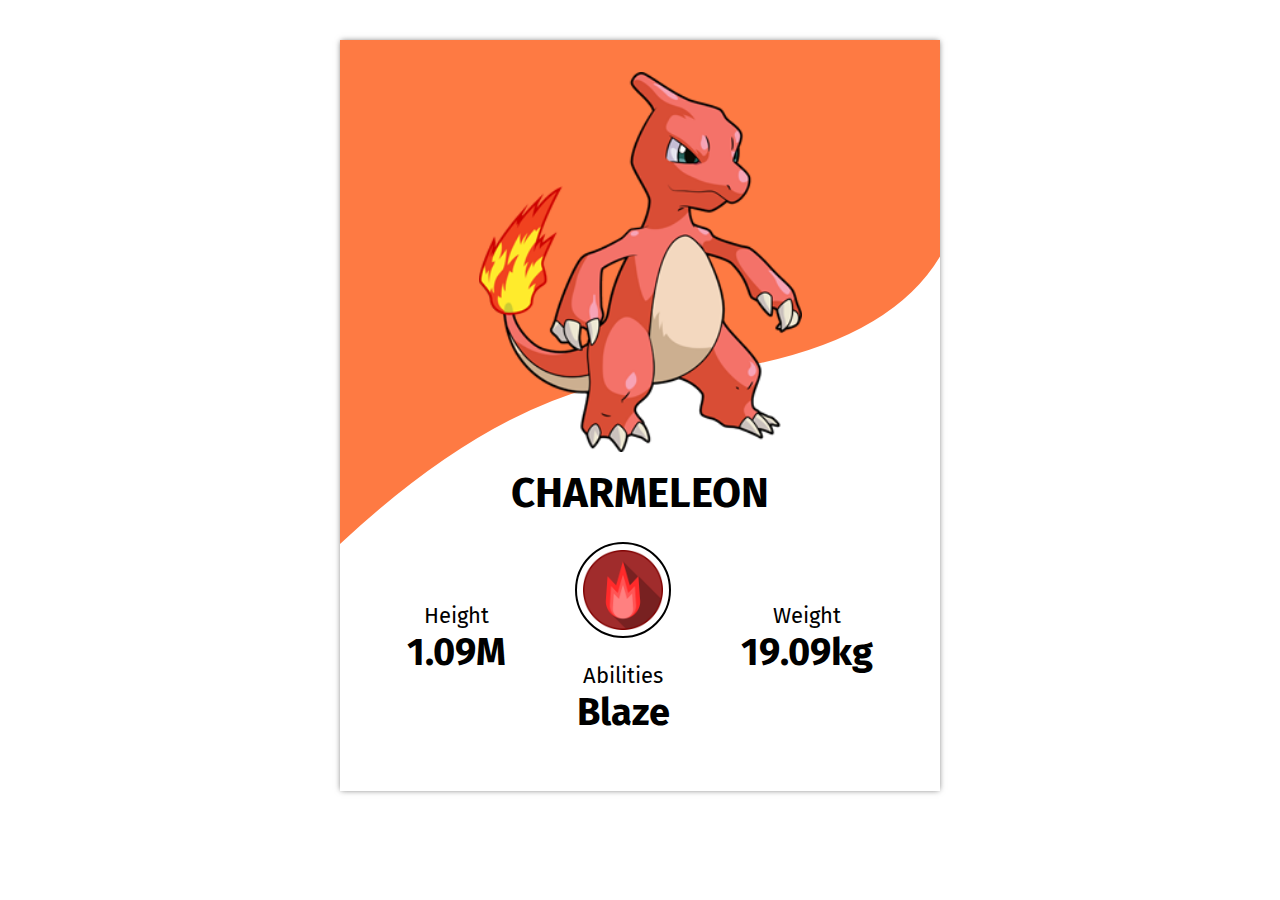
<file: pokemon-card/index.html>
<!DOCTYPE html>
  <head>
    <title>Pokemon</title>
    <link rel="stylesheet" href="./style.css">
    <link href="https://fonts.googleapis.com/css?family=Fira+Sans:400,700" rel="stylesheet">
  </head>
  <body>
    <div class="pokemon-card">
      <svg viewBox="0 0 500 500" preserveAspectRatio="xMinYMin meet">
        <path d="M 0 420 Q 150 280 280 280 Q 590 250 500 0 L 0 0" style="fill: #fe7a43;"></path>
      </svg>
      <div class="pokemon-card__header">
        <img src="./images/charmeleon.png" height="380" alt="charmeleon pokemon">
        <h1>charmeleon</h1>
      </div>
      <div class="pokemon-card__features">
        <div class="height feature">
          <p>Height</p>
          <h3>1.09M</h3>
        </div>
        <div class="main-feature">
          <div class="fire">
            <img src="./images/fire.png" alt="fire">
          </div>
          <div class="abilities feature">
            <p>Abilities</p>
            <h3>Blaze</h3>
          </div>
        </div>
        <div class="weight feature">
          <p>Weight</p>
          <h3>19.09kg</h3>
        </div>
      </div>
    </div>
  </body>
</html>
</file>
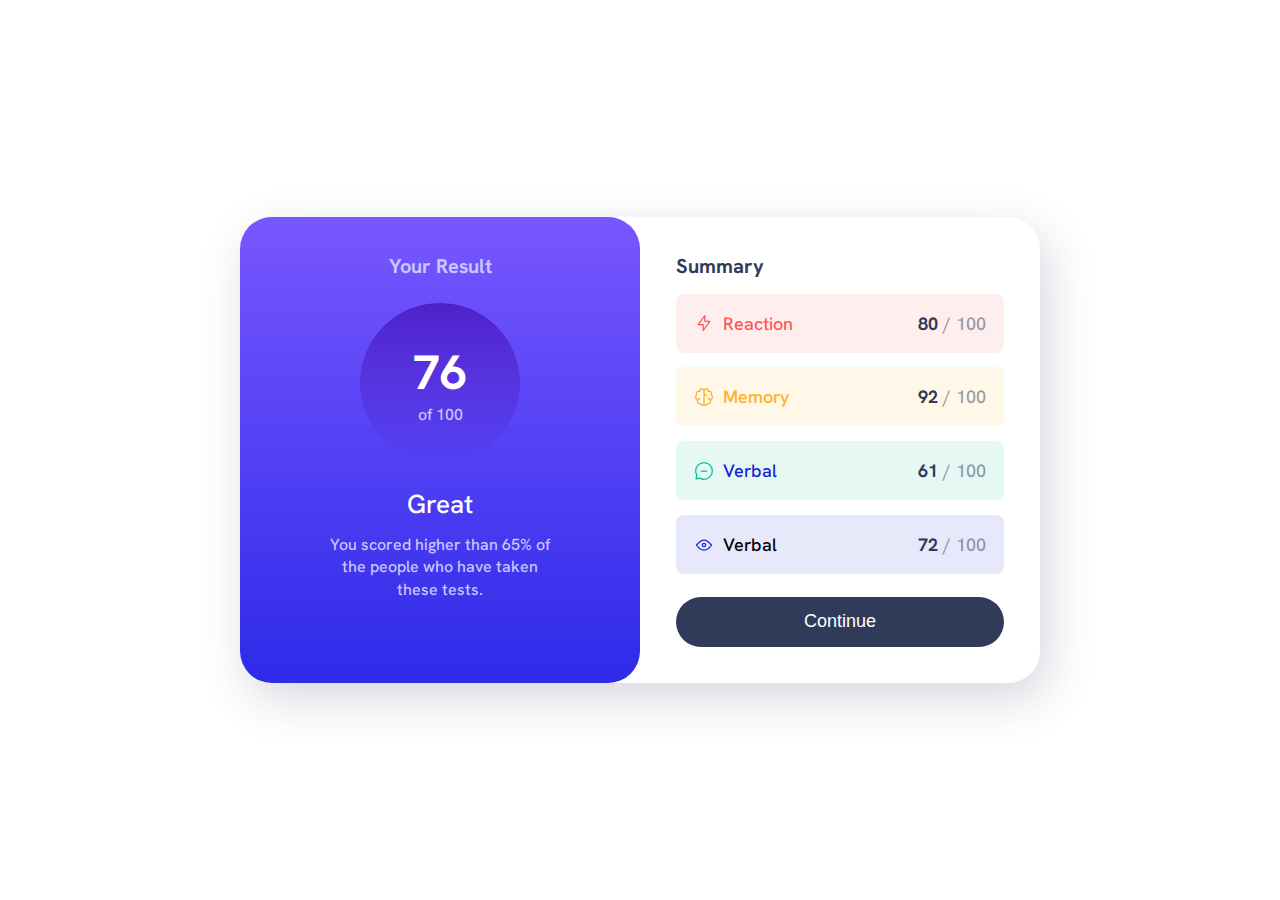
<file: results-summary-component/index.html>
<!DOCTYPE html>
<html lang="en">
  <head>
    <meta charset="UTF-8" />
    <meta http-equiv="X-UA-Compatible" content="IE=edge" />
    <meta name="viewport" content="width=device-width, initial-scale=1.0" />
    <title>Results Summary Component</title>
    <link rel="stylesheet" href="styles.css" />
  </head>
  <body>
    <main>
      <div class="results-summary">
        <div class="results">
          <h1 class="section-heading">Your Result</h1>
          <p class="score">
            <span> 76</span>
            of 100
          </p>
          <div class="remark">
            <p class="remark-comment">Great</h2>
            <p>
              You scored higher than 65% of the people who have taken these
              tests.
            </p>
          </div>
        </div>
        <div class="summary">
          <h2 class="section-heading">Summary</h1>
          <div class="summary-items">
              <div class="summary-item type-1">
                <div class="summary-icon">
                  <svg
                    xmlns="http://www.w3.org/2000/svg"
                    width="20"
                    height="20"
                    fill="none"
                    viewBox="0 0 20 20"
                  >
                    <path
                      stroke="#F55"
                      stroke-linecap="round"
                      stroke-linejoin="round"
                      stroke-width="1.25"
                      d="M10.833 8.333V2.5l-6.666 9.167h5V17.5l6.666-9.167h-5Z"
                    />
                  </svg>
                  <span>Reaction</span>
                </div>
                <p class="summary-score"><span>80</span> / 100</p>
              </div>
              <div class="summary-item type-2">
                <div class="summary-icon">
                  <svg
                    xmlns="http://www.w3.org/2000/svg"
                    width="20"
                    height="20"
                    fill="none"
                    viewBox="0 0 20 20"
                  >
                    <path
                      stroke="#FFB21E"
                      stroke-linecap="round"
                      stroke-linejoin="round"
                      stroke-width="1.25"
                      d="M5.833 11.667a2.5 2.5 0 1 0 .834 4.858"
                    />
                    <path
                      stroke="#FFB21E"
                      stroke-linecap="round"
                      stroke-linejoin="round"
                      stroke-width="1.25"
                      d="M3.553 13.004a3.333 3.333 0 0 1-.728-5.53m.025-.067a2.083 2.083 0 0 1 2.983-2.824m.199.054A2.083 2.083 0 1 1 10 3.75v12.917a1.667 1.667 0 0 1-3.333 0M10 5.833a2.5 2.5 0 0 0 2.5 2.5m1.667 3.334a2.5 2.5 0 1 1-.834 4.858"
                    />
                    <path
                      stroke="#FFB21E"
                      stroke-linecap="round"
                      stroke-linejoin="round"
                      stroke-width="1.25"
                      d="M16.447 13.004a3.334 3.334 0 0 0 .728-5.53m-.025-.067a2.083 2.083 0 0 0-2.983-2.824M10 3.75a2.085 2.085 0 0 1 2.538-2.033 2.084 2.084 0 0 1 1.43 2.92m-.635 12.03a1.667 1.667 0 0 1-3.333 0"
                    />
                  </svg>
                  <span>Memory</span>
                </div>
                <p class="summary-score"><span>92</span> / 100</p>
              </div>
              <div class="summary-item type-3">
                <div class="summary-icon">
                  <svg
                    xmlns="http://www.w3.org/2000/svg"
                    width="20"
                    height="20"
                    fill="none"
                    viewBox="0 0 20 20"
                  >
                    <path
                      stroke="#00BB8F"
                      stroke-linecap="round"
                      stroke-linejoin="round"
                      stroke-width="1.25"
                      d="M7.5 10h5M10 18.333A8.333 8.333 0 1 0 1.667 10c0 1.518.406 2.942 1.115 4.167l-.699 3.75 3.75-.699A8.295 8.295 0 0 0 10 18.333Z"
                    />
                  </svg>
                  <span>Verbal</span>
                </div>
                <p class="summary-score"><span>61</span> / 100</p>
              </div>
              <div class="summary-item type-4">
                <div class="summary-icon">
                  <svg
                    xmlns="http://www.w3.org/2000/svg"
                    width="20"
                    height="20"
                    fill="none"
                    viewBox="0 0 20 20"
                  >
                    <path
                      stroke="#1125D6"
                      stroke-linecap="round"
                      stroke-linejoin="round"
                      stroke-width="1.25"
                      d="M10 11.667a1.667 1.667 0 1 0 0-3.334 1.667 1.667 0 0 0 0 3.334Z"
                    />
                    <path
                      stroke="#1125D6"
                      stroke-linecap="round"
                      stroke-linejoin="round"
                      stroke-width="1.25"
                      d="M17.5 10c-1.574 2.492-4.402 5-7.5 5s-5.926-2.508-7.5-5C4.416 7.632 6.66 5 10 5s5.584 2.632 7.5 5Z"
                    />
                  </svg>
                  <span>Verbal</span>
                </div>
                <p class="summary-score"><span>72</span> / 100</p>
              </div>
          </div>
          <button class="summary-btn">Continue</button>
        </div>
      </div>
    </main>
  </body>
</html>
</file>
<file: pokemon-card/style.css>
*,
*::before,
*::after {
  box-sizing: border-box;
}
* {
  margin: 0;
}
body {
  margin: 40px auto;
  font-family: "Fira Sans", sans-serif;
  display: flex;
  align-items: center;
  justify-content: center;
}
img {
  max-width: 100%;
  object-fit: contain;
}
.pokemon-card {
  position: relative;
  padding: 32px;
  width: 600px;
  box-shadow: 0px 0px 6px -1px rgb(0 0 0 / 60%);
}
.pokemon-card svg {
  position: absolute;
  z-index: -1;
  top: 0;
  left: 0;
}
.pokemon-card__header {
  display: flex;
  align-items: center;
  justify-content: center;
  flex-direction: column;
}
.pokemon-card__header h1 {
  text-transform: uppercase;
  font-size: 42px;
  margin-top: 16px;
}
.pokemon-card__features {
  display: flex;
  justify-content: space-around;
  align-items: center;
  margin: 24px 0;
}
.feature p {
  font-size: 22px;
  text-align: center;
}
.feature h3 {
  font-size: 38px;
}
.pokemon-card__features .main-feature {
  display: flex;
  flex-direction: column;
  align-items: center;
}
.pokemon-card__features .fire {
  border: 2px solid #000;
  border-radius: 50px;
  padding: 6px;
  display: flex;
}
.fire img {
  width: 80px;
}
.abilities {
  margin-top: 24px;
}
</file>
<file: results-summary-component/styles.css>
@font-face {
  font-family: "HankenGrotesk";
  font-display: swap;
  font-weight: 100 900;
  src: url("assets/fonts/HankenGrotesk-VariableFont_wght.ttf")
    format("truetype");
}

:root {
  --clr-lt-red: 0, 100%, 67%;
  --clr-orange: 39, 100%, 56%;
  --clr-green: 166, 100%, 37%;
  --clr-blue: 234, 85%, 45%;
  --clr-white: hsl(0, 0%, 100%);
  --clr-pale: hsl(221, 100%, 96%);
  --clr-lavendar: hsl(241, 100%, 89%);
  --clr-dark-blue: hsl(224, 30%, 27%);
  --bg-violet: hsl(252, 100%, 67%);
  --bg-blue: hsl(241, 81%, 54%);
  --cir-violet: hsla(256, 72%, 46%, 1);
  --cir-dark-violet: hsla(241, 72%, 46%, 0);

  --gradient-primary: linear-gradient(var(--bg-violet), var(--bg-blue));

  --gradient-to-transparent: linear-gradient(
    var(--cir-violet),
    var(--cir-dark-violet)
  );
  --font-size: 1.125rem;
  --font-family-default: "HankenGrotesk", sans-serif;
  --fw-500: 500;
  --fw-700: 700;
  --fw-800: 800;
}
*,
*::before,
*::after {
  box-sizing: border-box;
}
* {
  margin: 0;
}
img,
svg {
  max-width: 100%;
  display: block;
}
body {
  font-family: var(--font-family-default);
  font-size: var(--font-size);
  font-weight: var(--fw-500);
}
main {
  display: grid;
  place-items: center;
  min-height: 100vh;
}
.results-summary {
  display: flex;
  justify-content: center;
  flex-direction: column;
}
@media (min-width: 600px) {
  .results-summary {
    display: grid;
    grid-template-columns: 1fr 1fr;
    box-shadow: 0.5rem 1rem 3rem hsl(224, 30%, 27%, 0.2);
    border-radius: 2rem;
  }
}
.results {
  text-align: center;
  max-width: 46rem;
  border-bottom-left-radius: 2rem;
  border-bottom-right-radius: 2rem;
  padding: 2em;
  background: var(--gradient-primary);
}
@media (min-width: 600px) {
  .results {
    max-width: 25rem;
    border-radius: 2rem;
  }
}
.section-heading {
  font-size: 1.25rem;
  font-weight: var(--fw-700);
}
.results .section-heading {
  color: var(--clr-lavendar);
}
.score {
  display: flex;
  align-items: center;
  justify-content: center;
  flex-direction: column;
  border-radius: 50%;
  background: var(--gradient-to-transparent);
  width: 10rem;
  height: 10rem;
  margin: 1.5em auto;
  font-size: 1rem;
  color: var(--clr-lavendar);
}
.score span {
  font-size: 3rem;
  color: var(--clr-white);
  font-weight: var(--fw-700);
}
.remark-comment {
  color: var(--clr-white);
  font-size: 1.625rem;
  margin-bottom: 0.5em;
}
.remark p:nth-child(2) {
  color: var(--clr-lavendar);
  font-size: 1rem;
  padding: 0 3em;
  line-height: 1.4;
}
.summary {
  padding: 2em;
}
.summary .section-heading {
  color: var(--clr-dark-blue);
}
.summary-items {
  display: flex;
  flex-direction: column;
}
.summary-item {
  display: flex;
  align-items: center;
  justify-content: space-between;
  padding: 1em;
  border-radius: 0.5rem;
  margin-top: 0.825em;
}
.type-1 {
  background: hsl(var(--clr-lt-red), 0.1);
}
.type-1 .summary-icon span {
  color: hsl(var(--clr-lt-red));
}
.type-2 {
  background: hsl(var(--clr-orange), 0.1);
}
.type-2 .summary-icon span {
  color: hsl(var(--clr-orange));
}
.type-3 {
  background: hsl(var(--clr-green), 0.1);
}
.type-3 .summary-icon span {
  color: hsl(var(--clr-green));
}
.type-4 {
  background: hsl(var(--clr-blue), 0.1);
}
.type-3 .summary-icon span {
  color: hsl(var(--clr-blue));
}
.summary-icon {
  display: flex;
  align-items: center;
}
.summary-icon span {
  margin-left: 0.5em;
}
.summary-score {
  color: hsl(224, 30%, 27%, 0.5);
}
.summary-score span {
  color: hsl(224, 30%, 27%);
  font-weight: var(--fw-700);
}
.summary-btn {
  border: 0;
  outline: 0;
  padding: 0.825em 1.625em;
  display: flex;
  font-size: var(--font-size);
  align-items: center;
  justify-content: center;
  width: 100%;
  margin-top: 1.25em;
  border-radius: 2rem;
  cursor: pointer;
  color: var(--clr-white);
  background-color: var(--clr-dark-blue);
}
</file>
